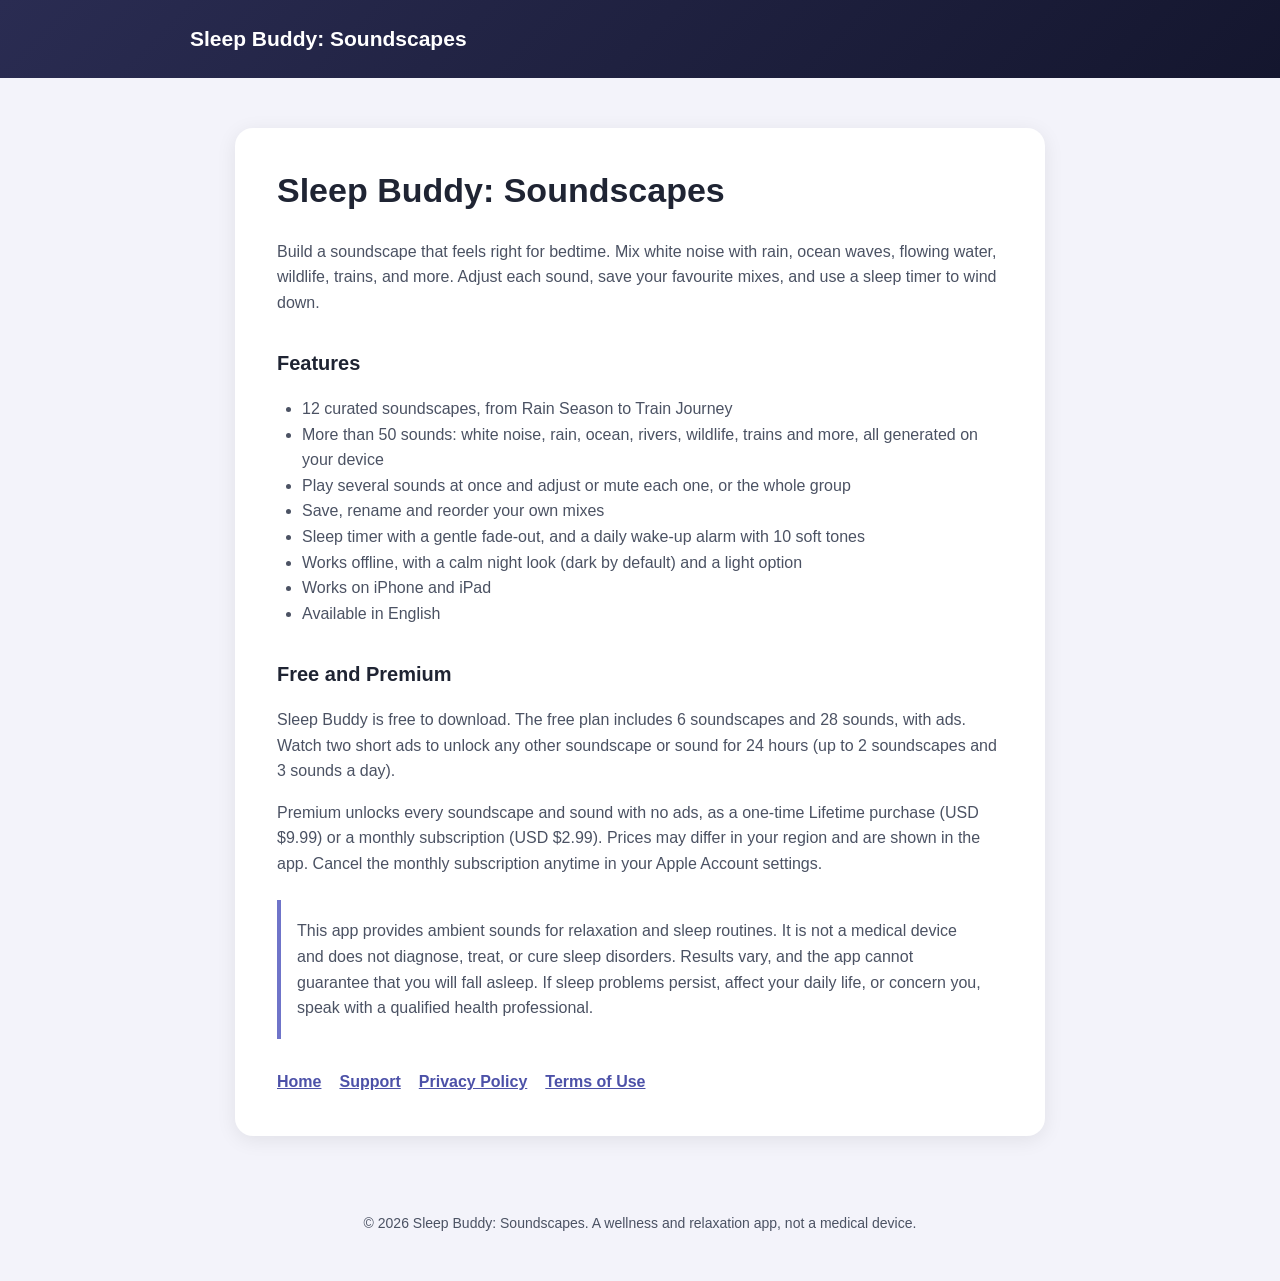
<file: index.html>
<!DOCTYPE html>
<html lang="en">
<head>
<meta charset="UTF-8">
<meta name="viewport" content="width=device-width, initial-scale=1.0">
<title>Home - Sleep Buddy: Soundscapes</title>
<link rel="stylesheet" href="style.css">
</head>
<body>
<header><div class="hc">Sleep Buddy: Soundscapes</div></header>
<main><section class="card">
<h1>Sleep Buddy: Soundscapes</h1>
<p>Build a soundscape that feels right for bedtime. Mix white noise with rain, ocean waves, flowing water, wildlife, trains, and more. Adjust each sound, save your favourite mixes, and use a sleep timer to wind down.</p>
<h2>Features</h2>
<ul>
<li>12 curated soundscapes, from Rain Season to Train Journey</li>
<li>More than 50 sounds: white noise, rain, ocean, rivers, wildlife, trains and more, all generated on your device</li>
<li>Play several sounds at once and adjust or mute each one, or the whole group</li>
<li>Save, rename and reorder your own mixes</li>
<li>Sleep timer with a gentle fade-out, and a daily wake-up alarm with 10 soft tones</li>
<li>Works offline, with a calm night look (dark by default) and a light option</li>
<li>Works on iPhone and iPad</li>
<li>Available in English</li>
</ul>
<h2>Free and Premium</h2>
<p>Sleep Buddy is free to download. The free plan includes 6 soundscapes and 28 sounds, with ads. Watch two short ads to unlock any other soundscape or sound for 24 hours (up to 2 soundscapes and 3 sounds a day).</p>
<p>Premium unlocks every soundscape and sound with no ads, as a one-time Lifetime purchase (USD $9.99) or a monthly subscription (USD $2.99). Prices may differ in your region and are shown in the app. Cancel the monthly subscription anytime in your Apple Account settings.</p>
<div class="notice"><p>This app provides ambient sounds for relaxation and sleep routines. It is not a medical device and does not diagnose, treat, or cure sleep disorders. Results vary, and the app cannot guarantee that you will fall asleep. If sleep problems persist, affect your daily life, or concern you, speak with a qualified health professional.</p></div>
<div class="nav"><a href="index.html">Home</a><a href="support.html">Support</a><a href="privacy.html">Privacy Policy</a><a href="terms.html">Terms of Use</a></div>
</section></main>
<footer>&copy; 2026 Sleep Buddy: Soundscapes. A wellness and relaxation app, not a medical device.</footer>
</body>
</html>
</file>
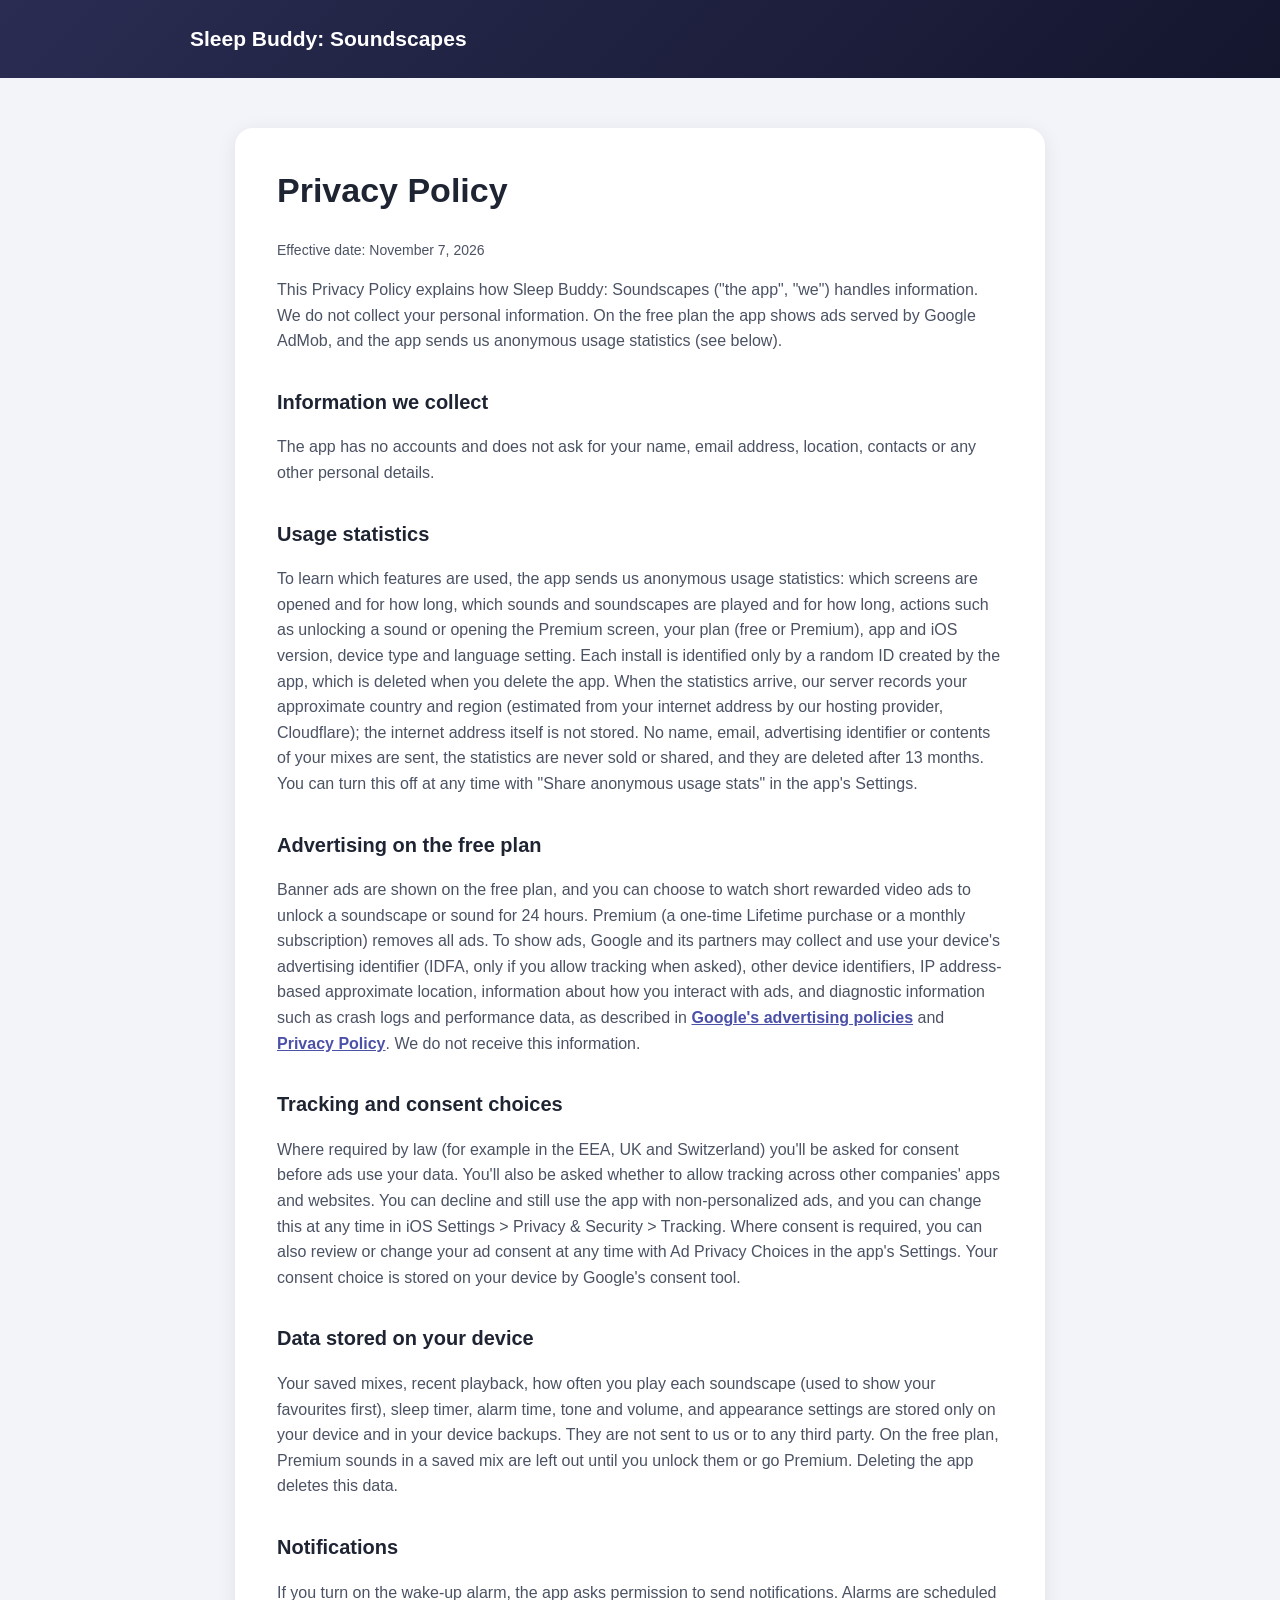
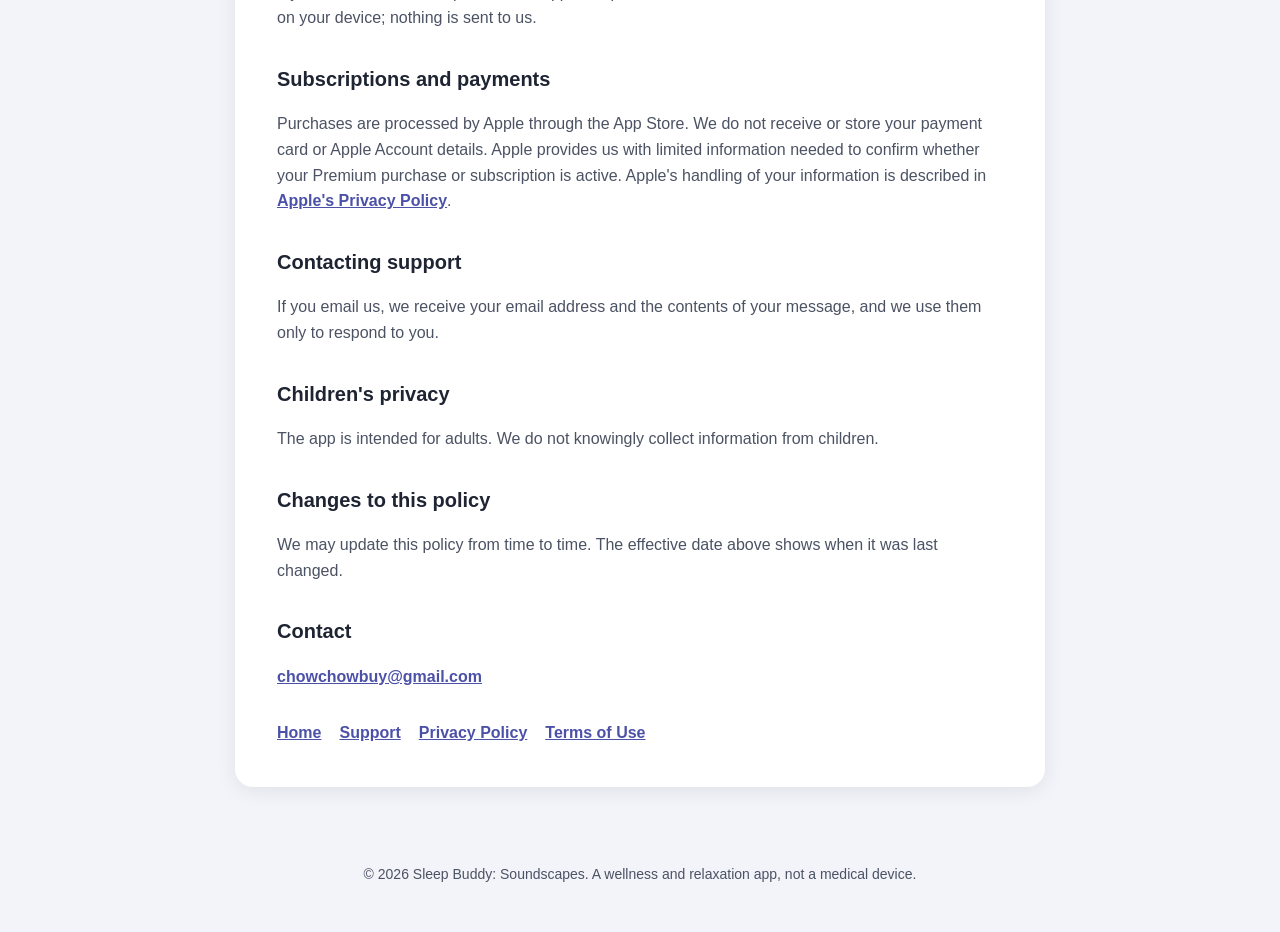
<file: privacy.html>
<!DOCTYPE html>
<html lang="en">
<head>
<meta charset="UTF-8">
<meta name="viewport" content="width=device-width, initial-scale=1.0">
<title>Privacy Policy - Sleep Buddy: Soundscapes</title>
<link rel="stylesheet" href="style.css">
</head>
<body>
<header><div class="hc">Sleep Buddy: Soundscapes</div></header>
<main><section class="card">
<h1>Privacy Policy</h1>
<p class="updated">Effective date: November 7, 2026</p>
<p>This Privacy Policy explains how Sleep Buddy: Soundscapes ("the app", "we") handles information. We do not collect your personal information. On the free plan the app shows ads served by Google AdMob, and the app sends us anonymous usage statistics (see below).</p>
<h2>Information we collect</h2>
<p>The app has no accounts and does not ask for your name, email address, location, contacts or any other personal details.</p>
<h2>Usage statistics</h2>
<p>To learn which features are used, the app sends us anonymous usage statistics: which screens are opened and for how long, which sounds and soundscapes are played and for how long, actions such as unlocking a sound or opening the Premium screen, your plan (free or Premium), app and iOS version, device type and language setting. Each install is identified only by a random ID created by the app, which is deleted when you delete the app. When the statistics arrive, our server records your approximate country and region (estimated from your internet address by our hosting provider, Cloudflare); the internet address itself is not stored. No name, email, advertising identifier or contents of your mixes are sent, the statistics are never sold or shared, and they are deleted after 13 months. You can turn this off at any time with "Share anonymous usage stats" in the app's Settings.</p>
<h2>Advertising on the free plan</h2>
<p>Banner ads are shown on the free plan, and you can choose to watch short rewarded video ads to unlock a soundscape or sound for 24 hours. Premium (a one-time Lifetime purchase or a monthly subscription) removes all ads. To show ads, Google and its partners may collect and use your device's advertising identifier (IDFA, only if you allow tracking when asked), other device identifiers, IP address-based approximate location, information about how you interact with ads, and diagnostic information such as crash logs and performance data, as described in <a href="https://policies.google.com/technology/ads">Google's advertising policies</a> and <a href="https://policies.google.com/privacy">Privacy Policy</a>. We do not receive this information.</p>
<h2>Tracking and consent choices</h2>
<p>Where required by law (for example in the EEA, UK and Switzerland) you'll be asked for consent before ads use your data. You'll also be asked whether to allow tracking across other companies' apps and websites. You can decline and still use the app with non-personalized ads, and you can change this at any time in iOS Settings &gt; Privacy &amp; Security &gt; Tracking. Where consent is required, you can also review or change your ad consent at any time with Ad Privacy Choices in the app's Settings. Your consent choice is stored on your device by Google's consent tool.</p>
<h2>Data stored on your device</h2>
<p>Your saved mixes, recent playback, how often you play each soundscape (used to show your favourites first), sleep timer, alarm time, tone and volume, and appearance settings are stored only on your device and in your device backups. They are not sent to us or to any third party. On the free plan, Premium sounds in a saved mix are left out until you unlock them or go Premium. Deleting the app deletes this data.</p>
<h2>Notifications</h2>
<p>If you turn on the wake-up alarm, the app asks permission to send notifications. Alarms are scheduled on your device; nothing is sent to us.</p>
<h2>Subscriptions and payments</h2>
<p>Purchases are processed by Apple through the App Store. We do not receive or store your payment card or Apple Account details. Apple provides us with limited information needed to confirm whether your Premium purchase or subscription is active. Apple's handling of your information is described in <a href="https://www.apple.com/legal/privacy/">Apple's Privacy Policy</a>.</p>
<h2>Contacting support</h2>
<p>If you email us, we receive your email address and the contents of your message, and we use them only to respond to you.</p>
<h2>Children's privacy</h2>
<p>The app is intended for adults. We do not knowingly collect information from children.</p>
<h2>Changes to this policy</h2>
<p>We may update this policy from time to time. The effective date above shows when it was last changed.</p>
<h2>Contact</h2>
<p><a href="mailto:chowchowbuy@gmail.com">chowchowbuy@gmail.com</a></p>
<div class="nav"><a href="index.html">Home</a><a href="support.html">Support</a><a href="privacy.html">Privacy Policy</a><a href="terms.html">Terms of Use</a></div>
</section></main>
<footer>&copy; 2026 Sleep Buddy: Soundscapes. A wellness and relaxation app, not a medical device.</footer>
</body>
</html>
</file>
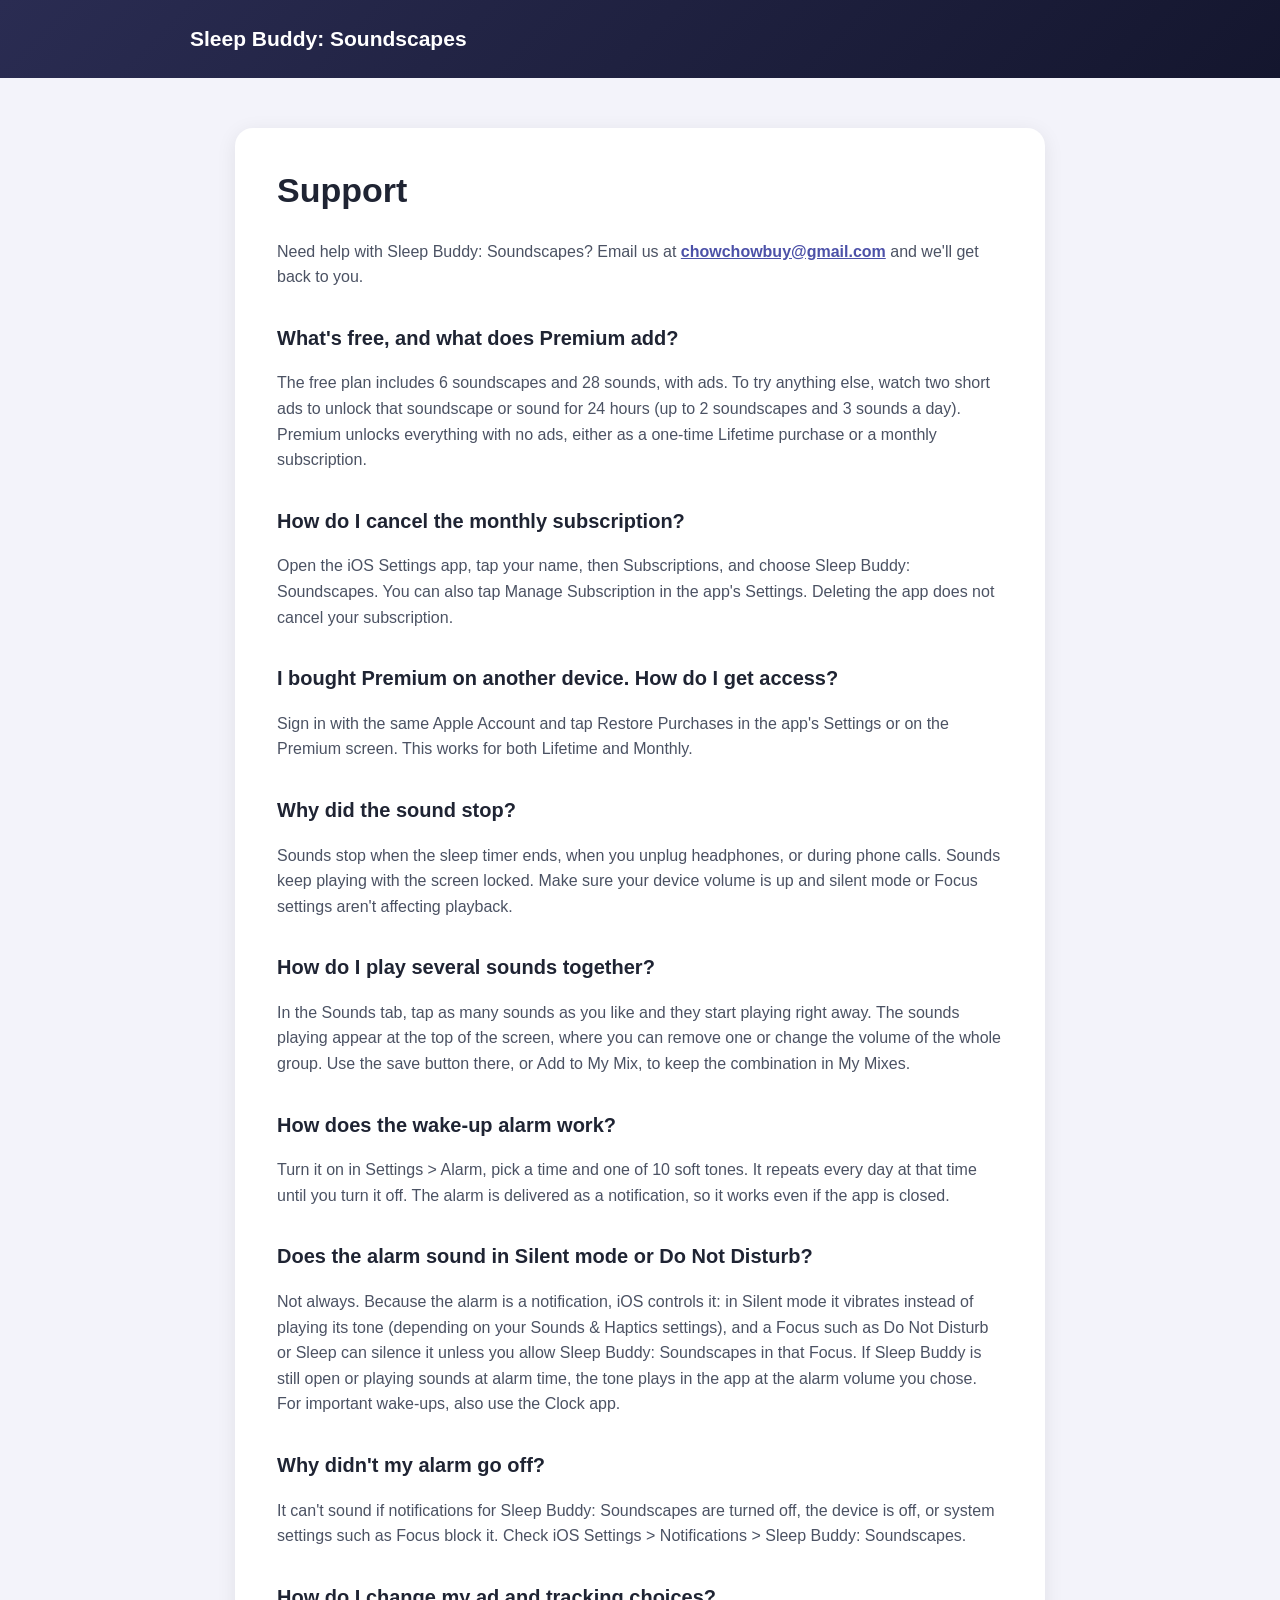
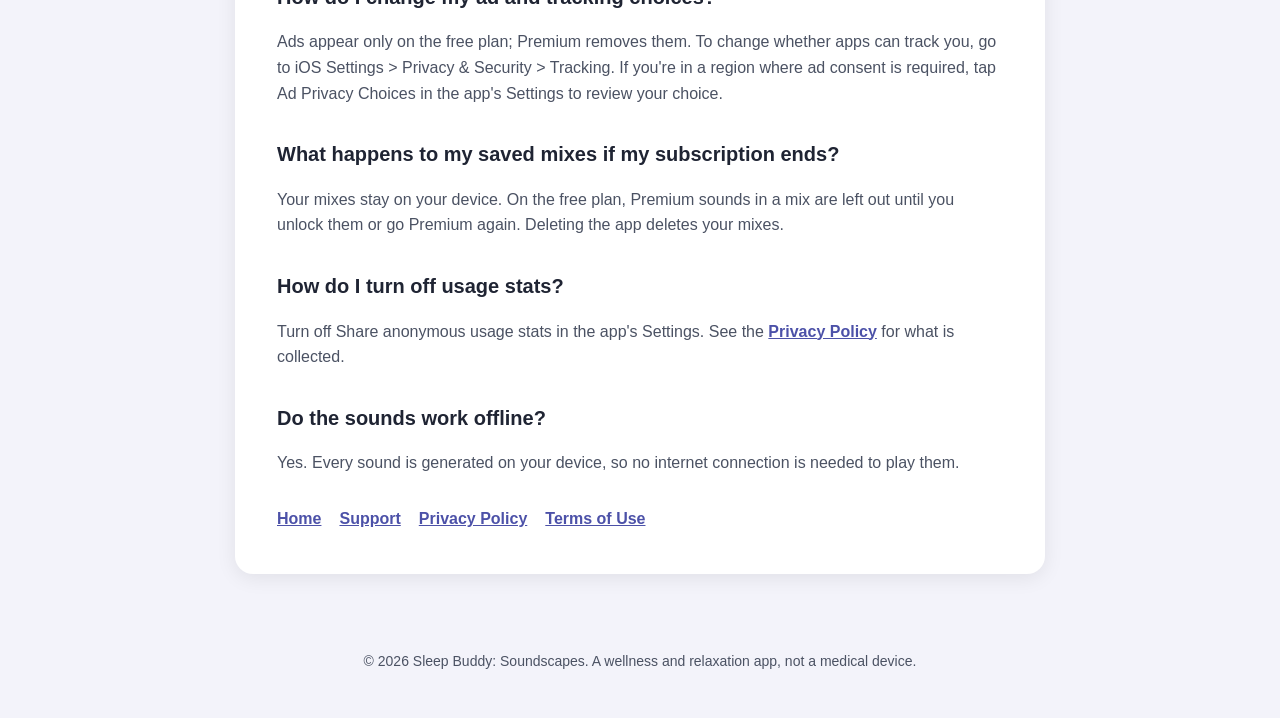
<file: support.html>
<!DOCTYPE html>
<html lang="en">
<head>
<meta charset="UTF-8">
<meta name="viewport" content="width=device-width, initial-scale=1.0">
<title>Support - Sleep Buddy: Soundscapes</title>
<link rel="stylesheet" href="style.css">
</head>
<body>
<header><div class="hc">Sleep Buddy: Soundscapes</div></header>
<main><section class="card">
<h1>Support</h1>
<p>Need help with Sleep Buddy: Soundscapes? Email us at <a href="mailto:chowchowbuy@gmail.com">chowchowbuy@gmail.com</a> and we'll get back to you.</p>
<h2>What's free, and what does Premium add?</h2>
<p>The free plan includes 6 soundscapes and 28 sounds, with ads. To try anything else, watch two short ads to unlock that soundscape or sound for 24 hours (up to 2 soundscapes and 3 sounds a day). Premium unlocks everything with no ads, either as a one-time Lifetime purchase or a monthly subscription.</p>
<h2>How do I cancel the monthly subscription?</h2>
<p>Open the iOS Settings app, tap your name, then Subscriptions, and choose Sleep Buddy: Soundscapes. You can also tap Manage Subscription in the app's Settings. Deleting the app does not cancel your subscription.</p>
<h2>I bought Premium on another device. How do I get access?</h2>
<p>Sign in with the same Apple Account and tap Restore Purchases in the app's Settings or on the Premium screen. This works for both Lifetime and Monthly.</p>
<h2>Why did the sound stop?</h2>
<p>Sounds stop when the sleep timer ends, when you unplug headphones, or during phone calls. Sounds keep playing with the screen locked. Make sure your device volume is up and silent mode or Focus settings aren't affecting playback.</p>
<h2>How do I play several sounds together?</h2>
<p>In the Sounds tab, tap as many sounds as you like and they start playing right away. The sounds playing appear at the top of the screen, where you can remove one or change the volume of the whole group. Use the save button there, or Add to My Mix, to keep the combination in My Mixes.</p>
<h2>How does the wake-up alarm work?</h2>
<p>Turn it on in Settings &gt; Alarm, pick a time and one of 10 soft tones. It repeats every day at that time until you turn it off. The alarm is delivered as a notification, so it works even if the app is closed.</p>
<h2>Does the alarm sound in Silent mode or Do Not Disturb?</h2>
<p>Not always. Because the alarm is a notification, iOS controls it: in Silent mode it vibrates instead of playing its tone (depending on your Sounds &amp; Haptics settings), and a Focus such as Do Not Disturb or Sleep can silence it unless you allow Sleep Buddy: Soundscapes in that Focus. If Sleep Buddy is still open or playing sounds at alarm time, the tone plays in the app at the alarm volume you chose. For important wake-ups, also use the Clock app.</p>
<h2>Why didn't my alarm go off?</h2>
<p>It can't sound if notifications for Sleep Buddy: Soundscapes are turned off, the device is off, or system settings such as Focus block it. Check iOS Settings &gt; Notifications &gt; Sleep Buddy: Soundscapes.</p>
<h2>How do I change my ad and tracking choices?</h2>
<p>Ads appear only on the free plan; Premium removes them. To change whether apps can track you, go to iOS Settings &gt; Privacy &amp; Security &gt; Tracking. If you're in a region where ad consent is required, tap Ad Privacy Choices in the app's Settings to review your choice.</p>
<h2>What happens to my saved mixes if my subscription ends?</h2>
<p>Your mixes stay on your device. On the free plan, Premium sounds in a mix are left out until you unlock them or go Premium again. Deleting the app deletes your mixes.</p>
<h2>How do I turn off usage stats?</h2>
<p>Turn off Share anonymous usage stats in the app's Settings. See the <a href="privacy.html">Privacy Policy</a> for what is collected.</p>
<h2>Do the sounds work offline?</h2>
<p>Yes. Every sound is generated on your device, so no internet connection is needed to play them.</p>
<div class="nav"><a href="index.html">Home</a><a href="support.html">Support</a><a href="privacy.html">Privacy Policy</a><a href="terms.html">Terms of Use</a></div>
</section></main>
<footer>&copy; 2026 Sleep Buddy: Soundscapes. A wellness and relaxation app, not a medical device.</footer>
</body>
</html>
</file>
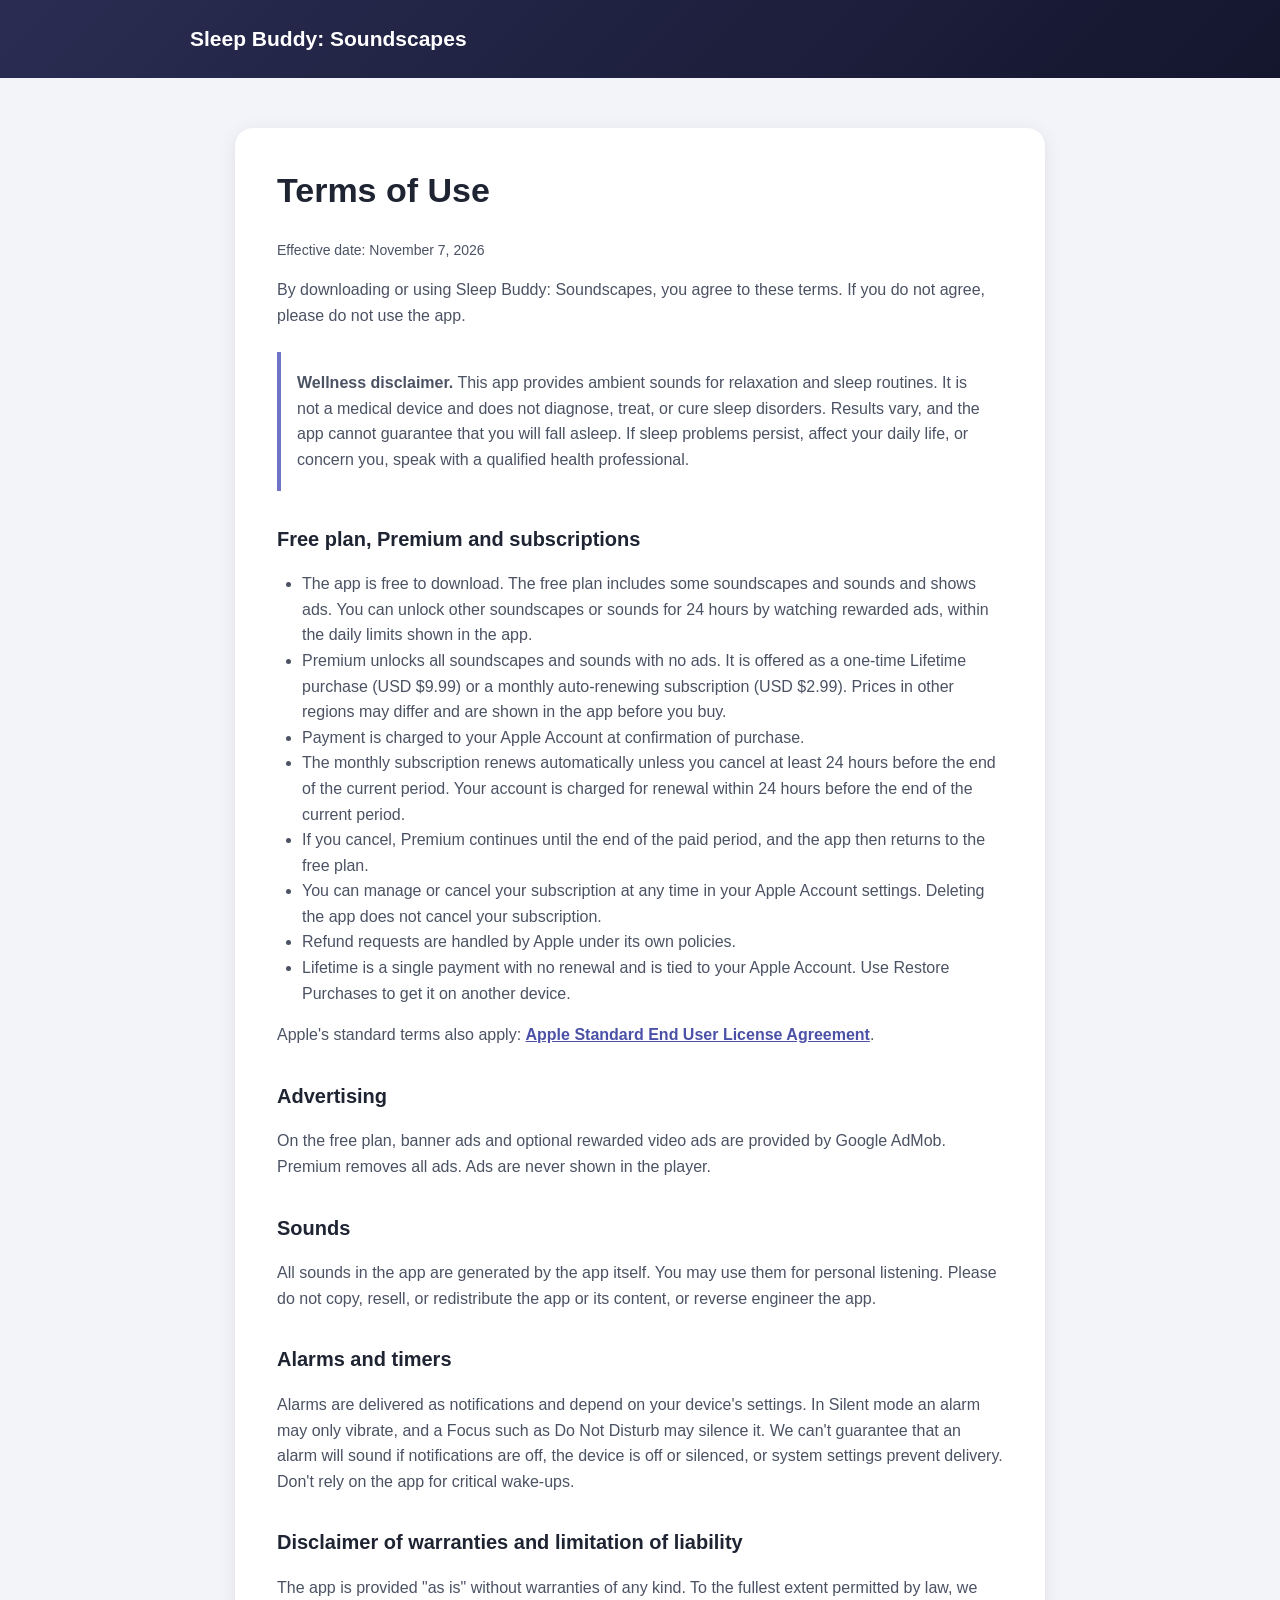
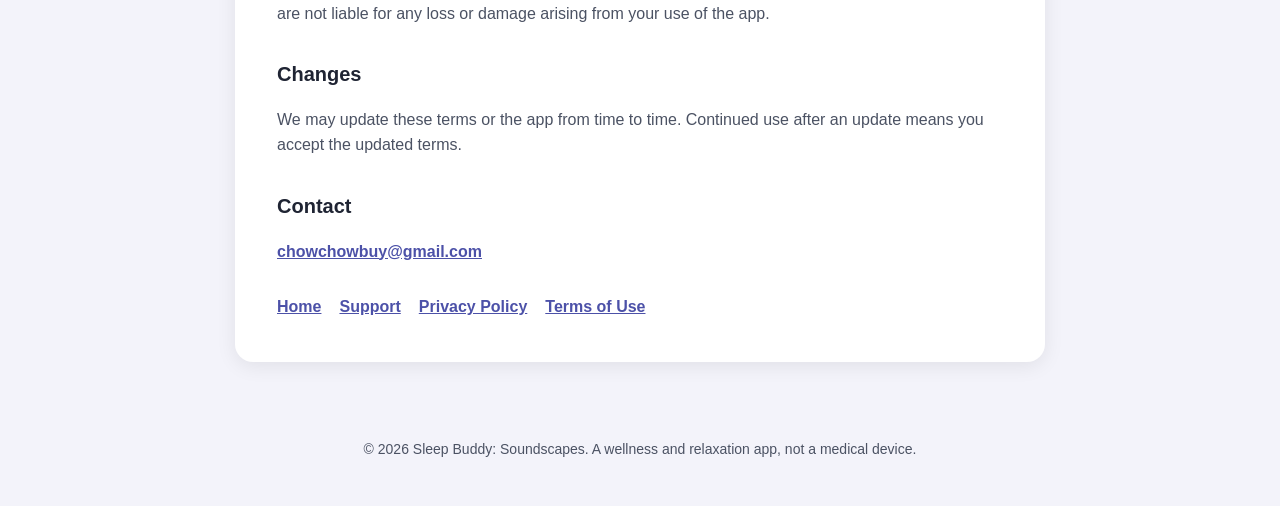
<file: terms.html>
<!DOCTYPE html>
<html lang="en">
<head>
<meta charset="UTF-8">
<meta name="viewport" content="width=device-width, initial-scale=1.0">
<title>Terms of Use - Sleep Buddy: Soundscapes</title>
<link rel="stylesheet" href="style.css">
</head>
<body>
<header><div class="hc">Sleep Buddy: Soundscapes</div></header>
<main><section class="card">
<h1>Terms of Use</h1>
<p class="updated">Effective date: November 7, 2026</p>
<p>By downloading or using Sleep Buddy: Soundscapes, you agree to these terms. If you do not agree, please do not use the app.</p>
<div class="notice"><p><strong>Wellness disclaimer.</strong> This app provides ambient sounds for relaxation and sleep routines. It is not a medical device and does not diagnose, treat, or cure sleep disorders. Results vary, and the app cannot guarantee that you will fall asleep. If sleep problems persist, affect your daily life, or concern you, speak with a qualified health professional.</p></div>
<h2>Free plan, Premium and subscriptions</h2>
<ul>
<li>The app is free to download. The free plan includes some soundscapes and sounds and shows ads. You can unlock other soundscapes or sounds for 24 hours by watching rewarded ads, within the daily limits shown in the app.</li>
<li>Premium unlocks all soundscapes and sounds with no ads. It is offered as a one-time Lifetime purchase (USD $9.99) or a monthly auto-renewing subscription (USD $2.99). Prices in other regions may differ and are shown in the app before you buy.</li>
<li>Payment is charged to your Apple Account at confirmation of purchase.</li>
<li>The monthly subscription renews automatically unless you cancel at least 24 hours before the end of the current period. Your account is charged for renewal within 24 hours before the end of the current period.</li>
<li>If you cancel, Premium continues until the end of the paid period, and the app then returns to the free plan.</li>
<li>You can manage or cancel your subscription at any time in your Apple Account settings. Deleting the app does not cancel your subscription.</li>
<li>Refund requests are handled by Apple under its own policies.</li>
<li>Lifetime is a single payment with no renewal and is tied to your Apple Account. Use Restore Purchases to get it on another device.</li>
</ul>
<p>Apple's standard terms also apply: <a href="https://www.apple.com/legal/internet-services/itunes/dev/stdeula/">Apple Standard End User License Agreement</a>.</p>
<h2>Advertising</h2>
<p>On the free plan, banner ads and optional rewarded video ads are provided by Google AdMob. Premium removes all ads. Ads are never shown in the player.</p>
<h2>Sounds</h2>
<p>All sounds in the app are generated by the app itself. You may use them for personal listening. Please do not copy, resell, or redistribute the app or its content, or reverse engineer the app.</p>
<h2>Alarms and timers</h2>
<p>Alarms are delivered as notifications and depend on your device's settings. In Silent mode an alarm may only vibrate, and a Focus such as Do Not Disturb may silence it. We can't guarantee that an alarm will sound if notifications are off, the device is off or silenced, or system settings prevent delivery. Don't rely on the app for critical wake-ups.</p>
<h2>Disclaimer of warranties and limitation of liability</h2>
<p>The app is provided "as is" without warranties of any kind. To the fullest extent permitted by law, we are not liable for any loss or damage arising from your use of the app.</p>
<h2>Changes</h2>
<p>We may update these terms or the app from time to time. Continued use after an update means you accept the updated terms.</p>
<h2>Contact</h2>
<p><a href="mailto:chowchowbuy@gmail.com">chowchowbuy@gmail.com</a></p>
<div class="nav"><a href="index.html">Home</a><a href="support.html">Support</a><a href="privacy.html">Privacy Policy</a><a href="terms.html">Terms of Use</a></div>
</section></main>
<footer>&copy; 2026 Sleep Buddy: Soundscapes. A wellness and relaxation app, not a medical device.</footer>
</body>
</html>
</file>
<file: style.css>
*{box-sizing:border-box}
:root{--bg:#f3f3fa;--fg:#1f2433;--muted:#4b5263;--card:#fff;--accent:#6f74c9;--link:#4c51a8}
@media(prefers-color-scheme:dark){:root{--bg:#10111c;--fg:#eef0f7;--muted:#b9bdcc;--card:#1b1d2e;--accent:#9aa0ea;--link:#aeb4ff}}
body{margin:0;font-family:-apple-system,BlinkMacSystemFont,"Segoe UI",Roboto,Arial,sans-serif;background:var(--bg);color:var(--fg);line-height:1.6}
header{background:linear-gradient(135deg,#2a2c52,#14162e);color:#fff;padding:22px 20px}
.hc{max-width:900px;margin:0 auto;font-weight:800;font-size:21px}
main{max-width:850px;margin:0 auto;padding:50px 20px}
.card{background:var(--card);border-radius:18px;padding:42px;box-shadow:0 4px 20px rgba(0,0,0,.08)}
h1{margin-top:0;font-size:34px;line-height:1.2}
h2{margin-top:32px;font-size:20px}
p,li{color:var(--muted)}
ul{padding-left:25px}
a{color:var(--link);font-weight:600}
.updated{font-size:14px}
.notice{border-left:4px solid var(--accent);padding:2px 16px;margin:24px 0}
.nav{margin-top:30px;display:flex;gap:18px;flex-wrap:wrap}
footer{text-align:center;padding:26px 20px 46px;color:var(--muted);font-size:14px}
@media(max-width:600px){.card{padding:28px 20px}h1{font-size:28px}}
</file>
